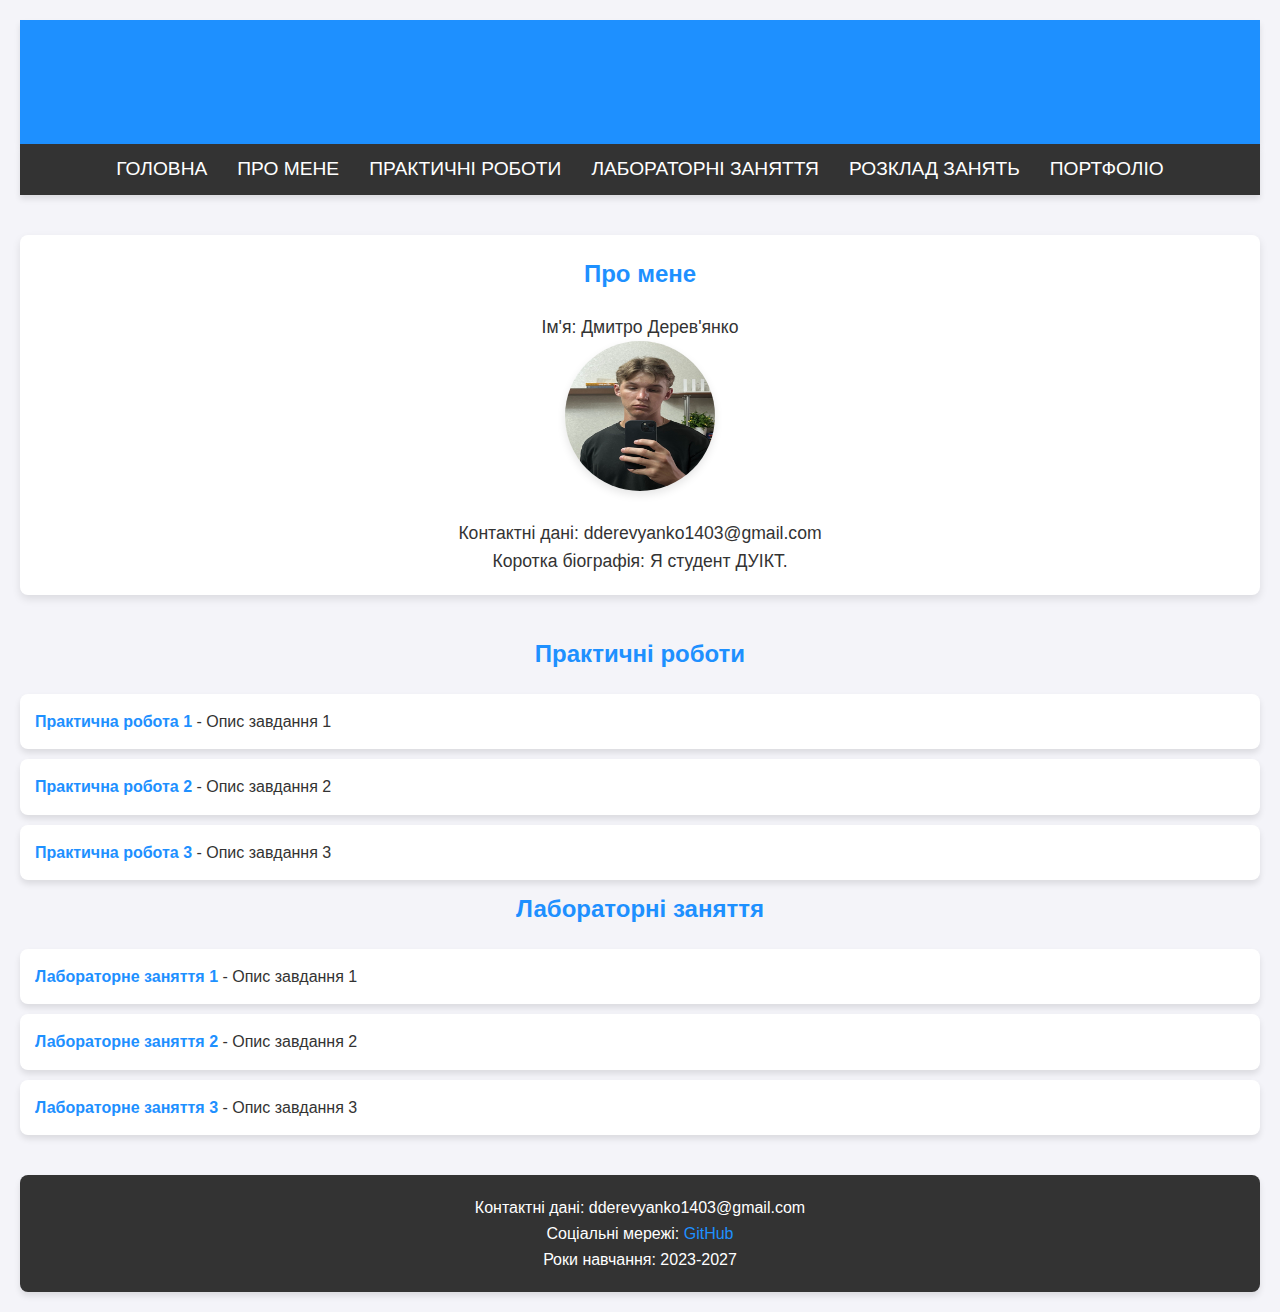
<file: index.html>
<!DOCTYPE html>
<html lang="uk">
<head>
    <meta charset="UTF-8">
    <meta name="viewport" content="width=device-width, initial-scale=1.0">
    <title>Особистий вебсайт Дерев'янко Дмитро</title>
    <link rel="stylesheet" href="style.css">
</head>
<body>

    <!-- Заголовок сторінки -->
    <header>
        <h1>Особистий вебсайт Дерев'янко Дмитро</h1>
    </header>

    <!-- Меню навігації -->
    <nav>
        <ul>
            <li><a href="#home">Головна</a></li>
            <li><a href="#about">Про мене</a></li>
            <li><a href="#practical">Практичні роботи</a></li>
            <li><a href="#lab">Лабораторні заняття</a></li>
            <!-- Додаємо посилання на окрему сторінку з розкладом -->
            <li><a href="schedule.html">Розклад занять</a></li>
            <li><a href="https://fresh-challenge-24c.notion.site/Derevianko-Dmytro-Portfolio-d527d408626e4f5a8bed0a4f8ecfe055?pvs=4">Портфоліо</a></li>
        </ul>
    </nav>

    <!-- Секція "Про мене" -->
    <section id="about">
        <h2>Про мене</h2>
        <p>Ім'я: Дмитро Дерев'янко</p>
        <img src="images/photo_2024-08-29_22-20-38.jpg" alt="Фото студента" width="100px">
        <p>Контактні дані: dderevyanko1403@gmail.com</p>
        <p>Коротка біографія: Я студент ДУІКТ.</p>
    </section>

    <!-- Секція "Практичні роботи" -->
    <section id="practical">
        <h2>Практичні роботи</h2>
        <ul>
            <li><a href="#">Практична робота 1</a> - Опис завдання 1</li>
            <li><a href="practical2.html">Практична робота 2</a> - Опис завдання 2</li>
            <li><a href="practical3.html">Практична робота 3</a> - Опис завдання 3</li>
        </ul>
    </section>

    <!-- Секція "Лабораторні заняття" -->
    <section id="lab">
        <h2>Лабораторні заняття</h2>
        <ul>
            <li><a href="registration.html">Лабораторне заняття 1</a> - Опис завдання 1</li>
            <li><a href="youtube.html">Лабораторне заняття 2</a> - Опис завдання 2</li>
            <li><a href="lab3.html">Лабораторне заняття 3</a> - Опис завдання 3</li>
        </ul>
    </section>

    <!-- Футер -->
    <footer>
        <p>Контактні дані: dderevyanko1403@gmail.com</p>
        <p>Соціальні мережі: <a href="https://github.com/Larv1t">GitHub</a></p>
        <p>Роки навчання: 2023-2027</p>
    </footer>

</body>
</html>
</file>
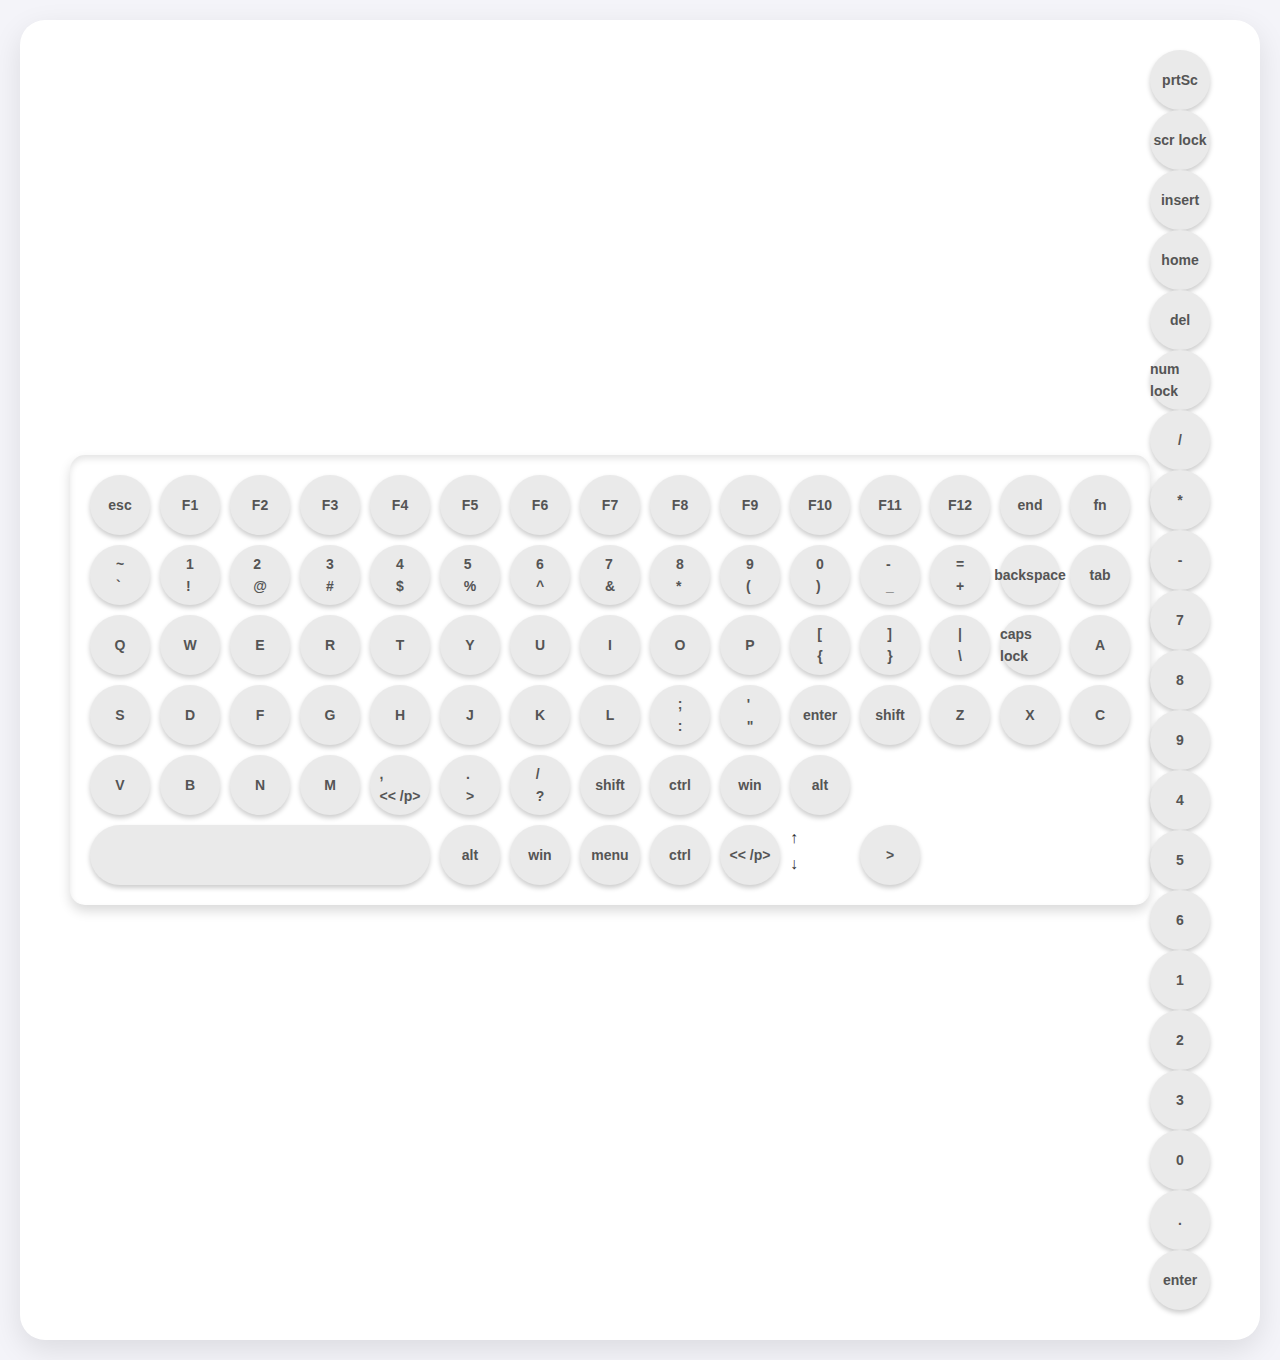
<file: pz3.html>
<!DOCTYPE html>
<html lang="en">

<head>
    <meta charset="UTF-8">
    <meta name="viewport" content="width=device-width, initial-scale=1.0">
    <title>Full-Size Keyboard</title>
    <link rel="stylesheet" href="style.css">
</head>

<body>
    <div class="container">
        <div class="keyboard">
            <!-- Top Row -->
            <div class="key Escape">
                <p>esc</p>
            </div>
            <div class="key F1">
                <p>F1</p>
            </div>
            <div class="key F2">
                <p>F2</p>
            </div>
            <div class="key F3">
                <p>F3</p>
            </div>
            <div class="key F4">
                <p>F4</p>
            </div>
            <div class="key F5">
                <p>F5</p>
            </div>
            <div class="key F6">
                <p>F6</p>
            </div>
            <div class="key F7">
                <p>F7</p>
            </div>
            <div class="key F8">
                <p>F8</p>
            </div>
            <div class="key F9">
                <p>F9</p>
            </div>
            <div class="key F10">
                <p>F10</p>
            </div>
            <div class="key F11">
                <p>F11</p>
            </div>
            <div class="key F12">
                <p>F12</p>
            </div>
            <div class="key nowork">
                <p>end</p>
            </div>
            <div class="key nowork">
                <p>fn</p>
            </div>

            <!-- Number Row -->
            <div class="key backquote">
                <p>~<br>`</p>
            </div>
            <div class="key">
                <p>1<br>!</p>
            </div>
            <div class="key">
                <p>2<br>@</p>
            </div>
            <div class="key">
                <p>3<br>#</p>
            </div>
            <div class="key">
                <p>4<br>$</p>
            </div>
            <div class="key">
                <p>5<br>%</p>
            </div>
            <div class="key">
                <p>6<br>^</p>
            </div>
            <div class="key">
                <p>7<br>&</p>
            </div>
            <div class="key">
                <p>8<br>*</p>
            </div>
            <div class="key">
                <p>9<br>(</p>
            </div>
            <div class="key">
                <p>0<br>)</p>
            </div>
            <div class="key">
                <p>-<br>_</p>
            </div>
            <div class="key">
                <p>=<br>+</p>
            </div>
            <div class="key Backspace">
                <p>backspace</p>
            </div>

            <!-- Tab Row -->
            <div class="key Tab">
                <p>tab</p>
            </div>
            <div class="key">
                <p>Q</p>
            </div>
            <div class="key">
                <p>W</p>
            </div>
            <div class="key">
                <p>E</p>
            </div>
            <div class="key">
                <p>R</p>
            </div>
            <div class="key">
                <p>T</p>
            </div>
            <div class="key">
                <p>Y</p>
            </div>
            <div class="key">
                <p>U</p>
            </div>
            <div class="key">
                <p>I</p>
            </div>
            <div class="key">
                <p>O</p>
            </div>
            <div class="key">
                <p>P</p>
            </div>
            <div class="key">
                <p>[<br>{</p>
            </div>
            <div class="key">
                <p>]<br>}</p>
            </div>
            <div class="key backslash">
                <p>|<br>\</p>
            </div>

            <!-- Caps Lock Row -->
            <div class="key CapsLock">
                <p>caps lock</p>
            </div>
            <div class="key">
                <p>A</p>
            </div>
            <div class="key">
                <p>S</p>
            </div>
            <div class="key">
                <p>D</p>
            </div>
            <div class="key">
                <p>F</p>
            </div>
            <div class="key">
                <p>G</p>
            </div>
            <div class="key">
                <p>H</p>
            </div>
            <div class="key">
                <p>J</p>
            </div>
            <div class="key">
                <p>K</p>
            </div>
            <div class="key">
                <p>L</p>
            </div>
            <div class="key">
                <p>;<br>:</p>
            </div>
            <div class="key">
                <p>'<br>"</p>
            </div>
            <div class="key Enter">
                <p>enter</p>
            </div>

            <!-- Shift Row -->
            <div class="key Shift shiftleft">
                <p>shift</p>
            </div>
            <div class="key">
                <p>Z</p>
            </div>
            <div class="key">
                <p>X</p>
            </div>
            <div class="key">
                <p>C</p>
            </div>
            <div class="key">
                <p>V</p>
            </div>
            <div class="key">
                <p>B</p>
            </div>
            <div class="key">
                <p>N</p>
            </div>
            <div class="key">
                <p>M</p>
            </div>
            <div class="key">
                <p>,<br>
                    << /p>
            </div>
            <div class="key">
                <p>.<br>></p>
            </div>
            <div class="key">
                <p>/<br>?</p>
            </div>
            <div class="key Shift shiftright">
                <p>shift</p>
            </div>

            <!-- Bottom Row -->
            <div class="key Control">
                <p>ctrl</p>
            </div>
            <div class="key Meta">
                <p>win</p>
            </div>
            <div class="key Alt">
                <p>alt</p>
            </div>
            <div class="key Space">
                <p></p>
            </div>
            <div class="key Alt">
                <p>alt</p>
            </div>
            <div class="key Meta">
                <p>win</p>
            </div>
            <div class="key ContextMenu">
                <p>menu</p>
            </div>
            <div class="key Control">
                <p>ctrl</p>
            </div>
            <div class="key Control">
                <p>
                    << /p>
            </div>
            <div class="updown">
                <div class="up ArrowUp">
                    <p>&uarr;</p>
                </div>
                <div class="down ArrowDown">
                    <p>&darr;</p>
                </div>
            </div>
            <div class="key Control">
                <p>></p>
            </div>
        </div>

        <!-- Numpad Block -->
        <div id="numpadblock">
            <div class="key PrintScreen extra">
                <p>prtSc</p>
            </div>
            <div class="key ScrollLock extra">
                <p>scr lock</p>
            </div>
            <div class="key Insert extra">
                <p>insert</p>
            </div>
            <div class="key Home extra">
                <p>home</p>
            </div>
            <div class="key Delete extra">
                <p>del</p>
            </div>
            <div class="key NumLock extra">
                <p>num lock</p>
            </div>
            <div class="key">
                <p>/</p>
            </div>
            <div class="key">
                <p>*</p>
            </div>
            <div class="key">
                <p>-</p>
            </div>
            <div class="key">
                <p>7</p>
            </div>
            <div class="key">
                <p>8</p>
            </div>
            <div class="key">
                <p>9</p>
            </div>
            <div class="key">
                <p>4</p>
            </div>
            <div class="key">
                <p>5</p>
            </div>
            <div class="key">
                <p>6</p>
            </div>
            <div class="key">
                <p>1</p>
            </div>
            <div class="key">
                <p>2</p>
            </div>
            <div class="key">
                <p>3</p>
            </div>
            <div class="key">
                <p>0</p>
            </div>
            <div class="key">
                <p>.</p>
            </div>
            <div class="key">
                <p>enter</p>
            </div>
        </div>
    </div>
</body>

</html>
</file>
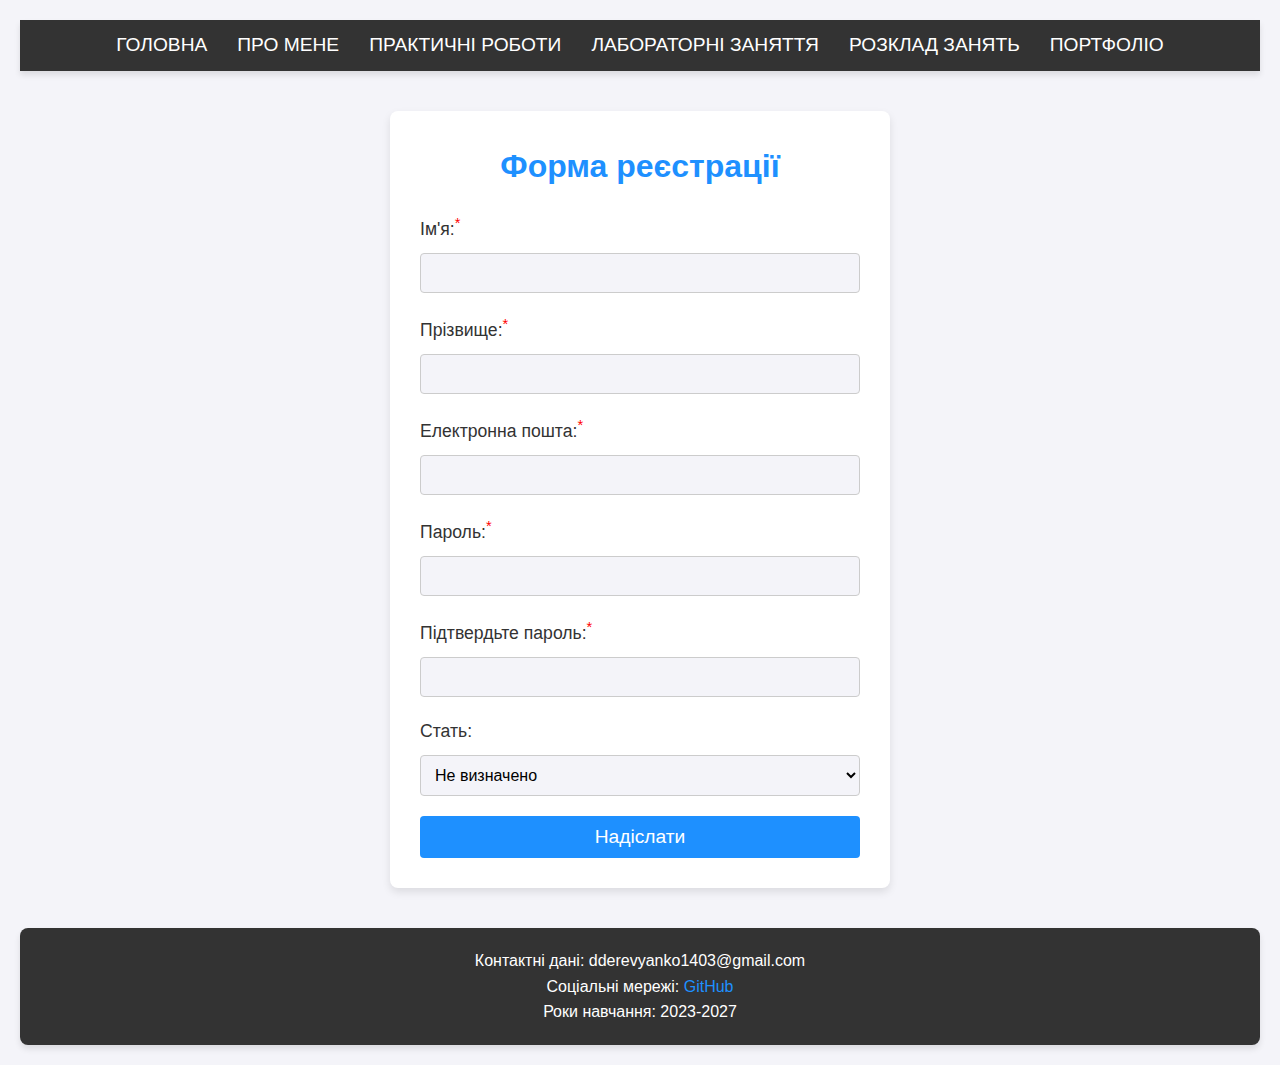
<file: registration.html>
<!DOCTYPE html>
<html lang="uk">
<head>
    <meta charset="UTF-8">
    <meta name="viewport" content="width=device-width, initial-scale=1.0">
    <title>Форма реєстрації</title>
    <link rel="stylesheet" href="style.css">
    <style>
        /* Додаткові стилі для форми */
        .registration-form {
            background-color: white;
            padding: 30px;
            border-radius: 8px;
            box-shadow: 0px 4px 8px rgba(0, 0, 0, 0.1);
            max-width: 500px;
            margin: 40px auto;
        }

        .registration-form h1 {
            text-align: center;
            margin-bottom: 20px;
            color: #1e90ff;
        }

        .registration-form label {
            font-size: 1.1rem;
            color: #333;
            display: block;
            margin-bottom: 10px;
        }

        .registration-form input, 
        .registration-form select {
            width: 100%;
            padding: 10px;
            margin-bottom: 20px;
            border-radius: 4px;
            border: 1px solid #ccc;
            font-size: 1rem;
            background-color: #f4f4f9;
        }

        .registration-form input:focus {
            border-color: #1e90ff;
            outline: none;
        }

        .registration-form button {
            width: 100%;
            padding: 10px;
            background-color: #1e90ff;
            color: white;
            font-size: 1.2rem;
            border: none;
            border-radius: 4px;
            cursor: pointer;
            transition: background-color 0.3s ease;
        }

        .registration-form button:hover {
            background-color: #ff6347;
        }

        .registration-form sup {
            color: red;
        }

    </style>
</head>
<body>

    <!-- Меню навігації -->
    <nav>
        <ul>
            <li><a href="index.html">Головна</a></li>
            <li><a href="index.html#about">Про мене</a></li>
            <li><a href="index.html#practical">Практичні роботи</a></li>
            <li><a href="index.html#lab">Лабораторні заняття</a></li>
            <li><a href="schedule.html">Розклад занять</a></li>
            <li><a href="https://fresh-challenge-24c.notion.site/Derevianko-Dmytro-Portfolio-d527d408626e4f5a8bed0a4f8ecfe055?pvs=4">Портфоліо</a></li>
        </ul>
    </nav>

    <!-- Форма реєстрації -->
    <div class="registration-form">
        <h1>Форма реєстрації</h1>
        <form action="https://webhook.site/">
            <label for="name">Ім'я:<sup>*</sup></label>
            <input type="text" id="name" name="name" required>

            <label for="lastname">Прізвище:<sup>*</sup></label>
            <input type="text" id="lastname" name="lastname" required>

            <label for="email">Електронна пошта:<sup>*</sup></label>
            <input type="email" id="email" name="email" required>

            <label for="password">Пароль:<sup>*</sup></label>
            <input type="password" id="password" name="password" required>

            <label for="confirm-password">Підтвердьте пароль:<sup>*</sup></label>
            <input type="password" id="confirm-password" name="confirm-password" required>

            <label for="gender">Стать:</label>
            <select name="gender" id="gender">
                <option value="undefind">Не визначено</option>
                <option value="male">Чоловіча</option>
                <option value="female">Жіноча</option>
            </select>

            <button type="submit">Надіслати</button>
        </form>
    </div>

    <!-- Футер -->
    <footer>
        <p>Контактні дані: dderevyanko1403@gmail.com</p>
        <p>Соціальні мережі: <a href="https://github.com/Larv1t">GitHub</a></p>
        <p>Роки навчання: 2023-2027</p>
    </footer>

</body>
</html>
</file>
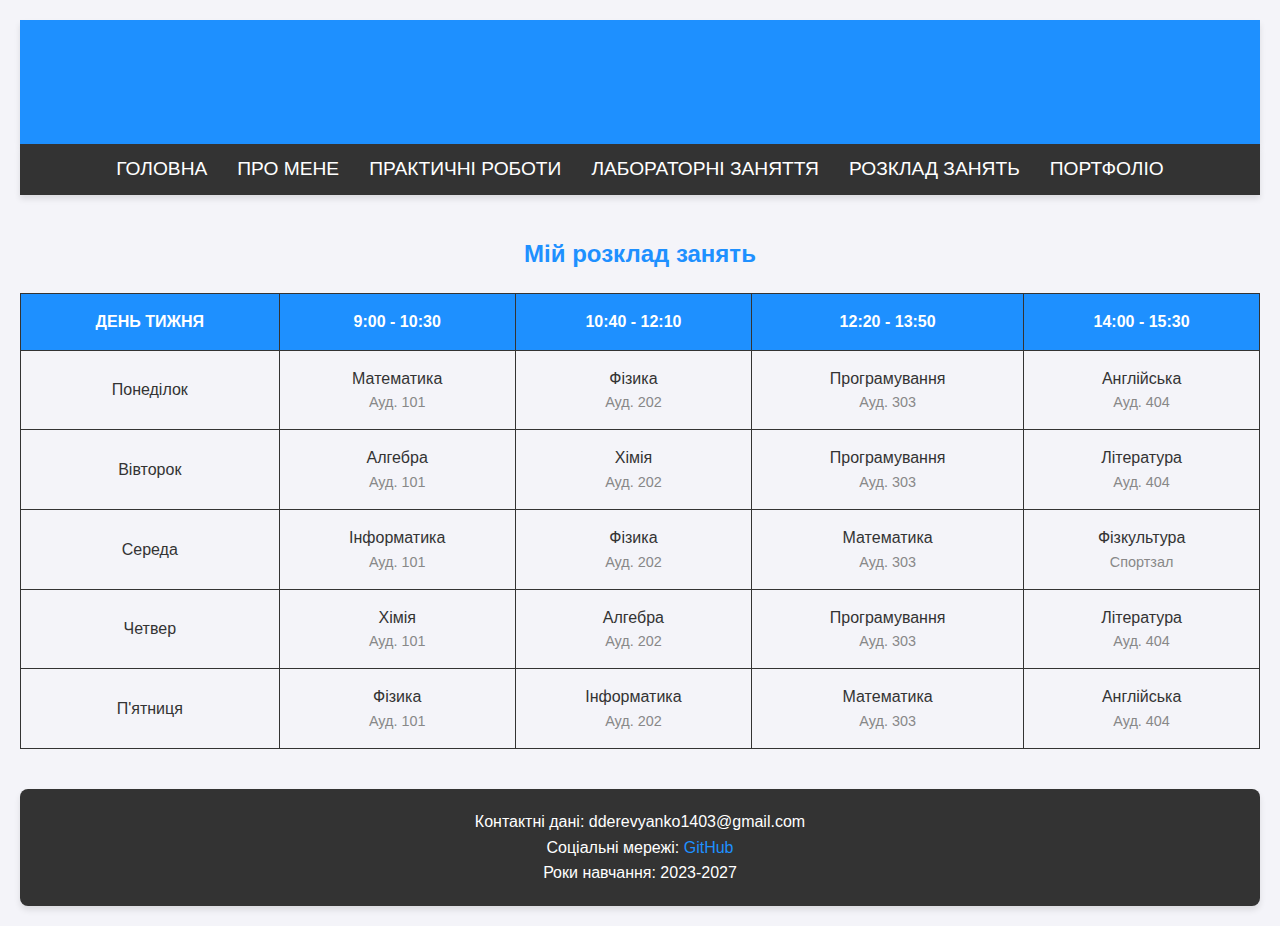
<file: schedule.html>
<!DOCTYPE html>
<html lang="uk">
<head>
    <meta charset="UTF-8">
    <meta name="viewport" content="width=device-width, initial-scale=1.0">
    <title>Розклад занять</title>
    <link rel="stylesheet" href="style.css">
    <style>
        /* Додаємо стилі для таблиці розкладу */
        table {
            width: 100%;
            border-collapse: collapse;
            margin-bottom: 40px;
        }

        table, th, td {
            border: 1px solid #333;
        }

        th, td {
            padding: 15px;
            text-align: center;
        }

        th {
            background-color: #1e90ff;
            color: white;
            text-transform: uppercase;
        }

        td {
            background-color: #f4f4f9;
        }

        td span.time {
            display: block;
            font-size: 0.9rem;
            color: #888;
        }

        td:hover {
            background-color: #d3e8ff;
        }
    </style>
</head>
<body>

    <!-- Заголовок сторінки -->
    <header>
        <h1>Розклад занять</h1>
    </header>

    <!-- Меню навігації -->
    <nav>
        <ul>
            <li><a href="index.html">Головна</a></li>
            <li><a href="index.html#about">Про мене</a></li>
            <li><a href="index.html#practical">Практичні роботи</a></li>
            <li><a href="index.html#lab">Лабораторні заняття</a></li>
            <li><a href="schedule.html">Розклад занять</a></li>
            <li><a href="https://fresh-challenge-24c.notion.site/Derevianko-Dmytro-Portfolio-d527d408626e4f5a8bed0a4f8ecfe055?pvs=4">Портфоліо</a></li>
        </ul>
    </nav>

    <!-- Таблиця розкладу занять -->
    <section id="schedule">
        <h2>Мій розклад занять</h2>
        <table>
            <thead>
                <tr>
                    <th>День тижня</th>
                    <th>9:00 - 10:30</th>
                    <th>10:40 - 12:10</th>
                    <th>12:20 - 13:50</th>
                    <th>14:00 - 15:30</th>
                </tr>
            </thead>
            <tbody>
                <tr>
                    <td>Понеділок</td>
                    <td>Математика <span class="time">Ауд. 101</span></td>
                    <td>Фізика <span class="time">Ауд. 202</span></td>
                    <td>Програмування <span class="time">Ауд. 303</span></td>
                    <td>Англійська <span class="time">Ауд. 404</span></td>
                </tr>
                <tr>
                    <td>Вівторок</td>
                    <td>Алгебра <span class="time">Ауд. 101</span></td>
                    <td>Хімія <span class="time">Ауд. 202</span></td>
                    <td>Програмування <span class="time">Ауд. 303</span></td>
                    <td>Література <span class="time">Ауд. 404</span></td>
                </tr>
                <tr>
                    <td>Середа</td>
                    <td>Інформатика <span class="time">Ауд. 101</span></td>
                    <td>Фізика <span class="time">Ауд. 202</span></td>
                    <td>Математика <span class="time">Ауд. 303</span></td>
                    <td>Фізкультура <span class="time">Спортзал</span></td>
                </tr>
                <tr>
                    <td>Четвер</td>
                    <td>Хімія <span class="time">Ауд. 101</span></td>
                    <td>Алгебра <span class="time">Ауд. 202</span></td>
                    <td>Програмування <span class="time">Ауд. 303</span></td>
                    <td>Література <span class="time">Ауд. 404</span></td>
                </tr>
                <tr>
                    <td>П'ятниця</td>
                    <td>Фізика <span class="time">Ауд. 101</span></td>
                    <td>Інформатика <span class="time">Ауд. 202</span></td>
                    <td>Математика <span class="time">Ауд. 303</span></td>
                    <td>Англійська <span class="time">Ауд. 404</span></td>
                </tr>
            </tbody>
        </table>
    </section>

    <!-- Футер -->
    <footer>
        <p>Контактні дані: dderevyanko1403@gmail.com</p>
        <p>Соціальні мережі: <a href="https://github.com/Larv1t">GitHub</a></p>
        <p>Роки навчання: 2023-2027</p>
    </footer>

</body>
</html>
</file>
<file: style.css>
/* Основні стилі */
* {
    margin: 0;
    padding: 0;
    box-sizing: border-box;
}

body {
    font-family: 'Poppins', sans-serif;
    line-height: 1.6;
    background-color: #f4f4f9;
    color: #333;
    padding: 20px;
    animation: fadeIn 1s ease-in;
}

h1, h2 {
    color: #1e90ff;
    text-align: center;
    margin-bottom: 20px;
}

/* Стиль для заголовка */
header {
    background-color: #1e90ff;
    color: white;
    padding: 20px;
    text-align: center;
    box-shadow: 0px 4px 6px rgba(0, 0, 0, 0.1);
}

header h1 {
    font-size: 2.5rem;
    letter-spacing: 1px;
}

/* Навігація */
nav {
    background-color: #333;
    padding: 10px 0;
    margin-bottom: 40px;
    box-shadow: 0px 4px 6px rgba(0, 0, 0, 0.1);
}

nav ul {
    display: flex;
    justify-content: center;
    list-style: none;
}

nav ul li {
    margin: 0 15px;
}

nav ul li a {
    color: white;
    text-decoration: none;
    font-size: 1.2rem;
    text-transform: uppercase;
    transition: color 0.3s ease;
}

nav ul li a:hover {
    color: #1e90ff;
}

/* Секція "Про мене" */
section#about {
    background-color: white;
    padding: 20px;
    border-radius: 8px;
    margin-bottom: 40px;
    box-shadow: 0px 4px 8px rgba(0, 0, 0, 0.1);
    text-align: center;
}

section#about img {
    border-radius: 50%;
    width: 150px;
    height: 150px;
    margin-bottom: 20px;
    box-shadow: 0px 4px 8px rgba(0, 0, 0, 0.1);
}

section#about p {
    font-size: 1.1rem;
}

/* Практичні роботи та лабораторні заняття */
section ul {
    list-style-type: none;
    padding: 0;
}

section ul li {
    background-color: #fff;
    padding: 15px;
    margin: 10px 0;
    border-radius: 8px;
    box-shadow: 0px 4px 6px rgba(0, 0, 0, 0.1);
    transition: transform 0.3s ease, box-shadow 0.3s ease;
}

section ul li:hover {
    transform: translateY(-5px);
    box-shadow: 0px 8px 16px rgba(0, 0, 0, 0.2);
}

section ul li a {
    text-decoration: none;
    font-weight: bold;
    color: #1e90ff;
    transition: color 0.3s ease;
}

section ul li a:hover {
    color: #ff6347;
}

/* Футер */
footer {
    background-color: #333;
    color: white;
    text-align: center;
    padding: 20px;
    margin-top: 40px;
    border-radius: 8px;
    box-shadow: 0px 4px 6px rgba(0, 0, 0, 0.1);
}

footer a {
    color: #1e90ff;
    text-decoration: none;
    transition: color 0.3s ease;
}

footer a:hover {
    color: #ff6347;
}

/* Клавіатура Logitech */
.container {
    display: flex;
    justify-content: center;
    align-items: center;
    padding: 30px;
    border-radius: 25px;
    background: #ffffff;
    box-shadow: 0px 10px 30px rgba(0, 0, 0, 0.1);
}

.keyboard {
    display: grid;
    grid-template-columns: repeat(15, 60px);
    gap: 10px;
    padding: 20px;
    border-radius: 15px;
    background-color: #ffffff;
    box-shadow: inset 0px 4px 6px rgba(0, 0, 0, 0.1),
        0px 6px 12px rgba(0, 0, 0, 0.15);
}

.key {
    display: flex;
    align-items: center;
    justify-content: center;
    background: #eaeaea;
    border-radius: 50%;
    height: 60px;
    width: 60px;
    font-size: 14px;
    font-weight: bold;
    color: #555555;
    box-shadow: 0px 3px 5px rgba(0, 0, 0, 0.2);
    transition: all 0.3s ease;
}

.key:hover {
    background: #dcdcdc;
    transform: translateY(-2px);
    box-shadow: 0px 5px 8px rgba(0, 0, 0, 0.3);
}

.special-key {
    background: #cfcfcf;
    color: #333333;
}

.Space {
    grid-column: span 5;
    width: auto;
    border-radius: 30px;
}
</file>
